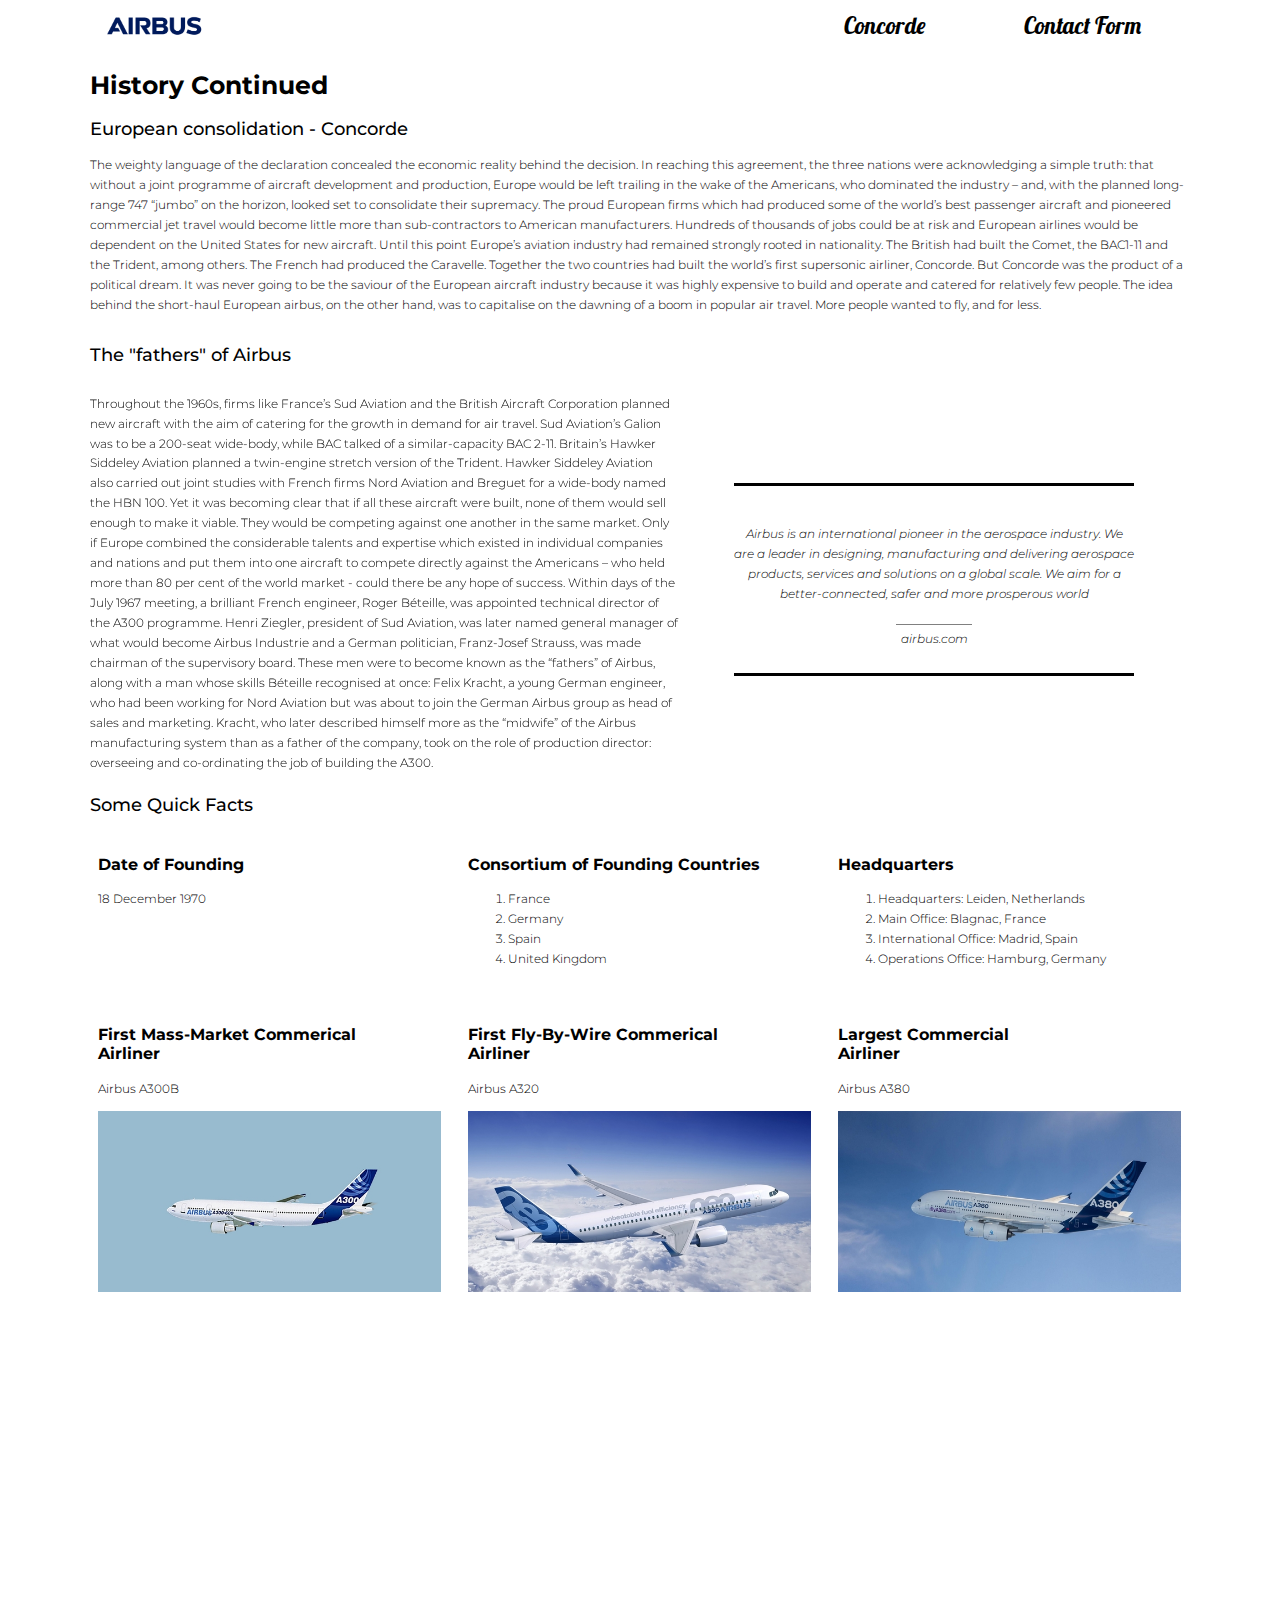
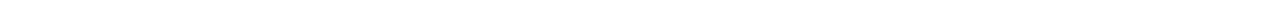
<file: about.html>
<!DOCTYPE html>
<html lang="en">
  <head>
    <meta charset="utf-8" />
    <meta name="viewport" content="width=device-width, initial-scale=1" />
    <meta name="decription" content="About Airbus Company" />
    <meta name="robots:" content="noindex, nofollow" />
    <link rel="stylesheet" href="./css/about.css" />
    <link rel="preconnect" href="https://fonts.googleapis.com" />
    <link rel="preconnect" href="https://fonts.gstatic.com" crossorigin />
    <link
      href="https://fonts.googleapis.com/css2?family=Lobster&family=Montserrat:wght@300;500&display=swap"
      rel="stylesheet"
    />
    <script src="https://ajax.googleapis.com/ajax/libs/jquery/3.5.1/jquery.min.js"></script>
    <title>Airbus - About</title>
  </head>
  <body>
    <header>
      <nav>
        <div class="corporateLogo">
          <!-- Link to Home page -->
          <a
            href="./index.html"
          >
            <img src="./img/corporate-logo.png" alt="Airbus Logo" />
          </a>
        </div>
        <div>
          <!-- Link to Product page -->
          <a href="./product.html">Concorde</a>
          <!-- Link to Contact page -->
          <a href="./contact.html">Contact Form</a>
        </div>
      </nav>
    </header>

    <!-- Main section with two <h2> tags and an <aside> element -->
    <main>
      <section>
        <h1>History Continued</h1>
        <h2>European consolidation - Concorde</h2>
        <p>
          The weighty language of the declaration concealed the economic reality
          behind the decision. In reaching this agreement, the three nations
          were acknowledging a simple truth: that without a joint programme of
          aircraft development and production, Europe would be left trailing in
          the wake of the Americans, who dominated the industry – and, with the
          planned long-range 747 “jumbo” on the horizon, looked set to
          consolidate their supremacy. The proud European firms which had
          produced some of the world’s best passenger aircraft and pioneered
          commercial jet travel would become little more than sub-contractors to
          American manufacturers. Hundreds of thousands of jobs could be at risk
          and European airlines would be dependent on the United States for new
          aircraft. Until this point Europe’s aviation industry had remained
          strongly rooted in nationality. The British had built the Comet, the
          BAC1-11 and the Trident, among others. The French had produced the
          Caravelle. Together the two countries had built the world’s first
          supersonic airliner, Concorde. But Concorde was the product of a
          political dream. It was never going to be the saviour of the European
          aircraft industry because it was highly expensive to build and operate
          and catered for relatively few people. The idea behind the short-haul
          European airbus, on the other hand, was to capitalise on the dawning
          of a boom in popular air travel. More people wanted to fly, and for
          less.
        </p>
      </section>

      <section class="bottomSection">
        <div>
          <h2>The "fathers" of Airbus</h2>
        </div>
        <div>
          <div>
            <div class="flipContainer">
              <div class="flipper">
                <div class="front">
                  <p>
                    Throughout the 1960s, firms like France’s Sud Aviation and
                    the British Aircraft Corporation planned new aircraft with
                    the aim of catering for the growth in demand for air travel.
                    Sud Aviation’s Galion was to be a 200-seat wide-body, while
                    BAC talked of a similar-capacity BAC 2-11. Britain’s Hawker
                    Siddeley Aviation planned a twin-engine stretch version of
                    the Trident. Hawker Siddeley Aviation also carried out joint
                    studies with French firms Nord Aviation and Breguet for a
                    wide-body named the HBN 100. Yet it was becoming clear that
                    if all these aircraft were built, none of them would sell
                    enough to make it viable. They would be competing against
                    one another in the same market. Only if Europe combined the
                    considerable talents and expertise which existed in
                    individual companies and nations and put them into one
                    aircraft to compete directly against the Americans – who
                    held more than 80 per cent of the world market - could there
                    be any hope of success. Within days of the July 1967
                    meeting, a brilliant French engineer, Roger Béteille, was
                    appointed technical director of the A300 programme. Henri
                    Ziegler, president of Sud Aviation, was later named general
                    manager of what would become Airbus Industrie and a German
                    politician, Franz-Josef Strauss, was made chairman of the
                    supervisory board. These men were to become known as the
                    “fathers” of Airbus, along with a man whose skills Béteille
                    recognised at once: Felix Kracht, a young German engineer,
                    who had been working for Nord Aviation but was about to join
                    the German Airbus group as head of sales and marketing.
                    Kracht, who later described himself more as the “midwife” of
                    the Airbus manufacturing system than as a father of the
                    company, took on the role of production director: overseeing
                    and co-ordinating the job of building the A300.
                  </p>
                  <p></p>
                </div>
                <!-- On click, the container will transform (rotate about the Y-axis) to reveal a background image -->
                <div class="back picture">
                  <p>
                    Roger Beteille, considered to be one of the founding fathers
                    of Airbus
                  </p>
                </div>
              </div>
            </div>
          </div>
          <!-- Aside article will contain a company statement from the official website -->
          <aside>
            <p>
              Airbus is an international pioneer in the aerospace industry. We
              are a leader in designing, manufacturing and delivering aerospace
              products, services and solutions on a global scale. We aim for a
              better-connected, safer and more prosperous world
              <!-- Link to the airbus.com about page -->
              <span><a href="https://www.airbus.com/company.html">airbus.com</a></span>
            </p>
          </aside>
        </div>
      </section>
    </main>

    <!-- Footer will contain some quick-fire information -->
    <footer>
      <h2>Some Quick Facts</h2>
      <section>
        <!-- On hover, these cards will change the background color -->
        <div class="cardWrapper card1">
          <h3>Date of Founding</h3>
          <p>18 December 1970</p>
        </div>
        <div class="cardWrapper card2">
          <h3>Consortium of Founding Countries</h3>
          <ol>
            <li>France</li>
            <li>Germany</li>
            <li>Spain</li>
            <li>United Kingdom</li>
          </ol>
        </div>
        <div class="cardWrapper card3">
          <h3>Headquarters</h3>
          <ol>
            <li>Headquarters: Leiden, Netherlands</li>
            <li>Main Office: Blagnac, France</li>
            <li>International Office: Madrid, Spain</li>
            <li>Operations Office: Hamburg, Germany</li>
          </ol>
        </div>
        <!-- On hover, these cards will expand and change the background color -->
        <div class="cardWrapperPlanes card4">
          <h3>First Mass-Market Commerical
Airliner</h3>
          <p>Airbus A300B</p>
          <img src="./img/about-Image2.jpg" alt="Airbus A300B" />
          <ul>
            <li>Length: 53.61 m (175.9 ft)</li>
            <li>Height: 16.72 m (54.9 ft)</li>
            <li>Wing: 44.84 m (147.1ft), 7.7 aspect ratio</li>
            <li>Speed: Mach 0.78 @ FL350 cruise</li>
            <li>Range: 5,375 km / 2,900 nm</li>
          </ul>
        </div>
        <div class="cardWrapperPlanes card5">
          <h3>First Fly-By-Wire Commerical 
Airliner</h3>
          <p>Airbus A320</p>
          <img src="./img/about-Image3.jpg" alt="Airbus A320" />
          <ul>
            <li>Length: 37.57 m (123 ft 3 in)</li>
            <li>Height: 11.76 m (38 ft 7 in)</li>
            <li>Wing: 35.8 m (117ft 5 in), 10.3 aspect ratio</li>
            <li>Speed: Mach 0.78</li>
            <li>Range: 6,112 km / 3,300 nm</li>
          </ul>
        </div>
        <div class="cardWrapperPlanes card6">
          <h3>Largest Commercial 
Airliner</h3>
          <p>Airbus A380</p>
          <img src="./img/about-Image4.jpg" alt="Airbus A380" />
          <ul>
            <li>Length: 72.72 m (238 ft 7 in)</li>
            <li>Height: 24.09 m (79 ft 0 in)</li>
            <li>Wing: 79.75 m (261 ft 8 in)</li>
            <li>Speed: Mach 0.85</li>
            <li>Range: 14,800 km / 9,200 nm</li>
          </ul>
        </div>
      </section>
    </footer>

    <script src="./js/about.js"></script>
  </body>
</html>
</file>
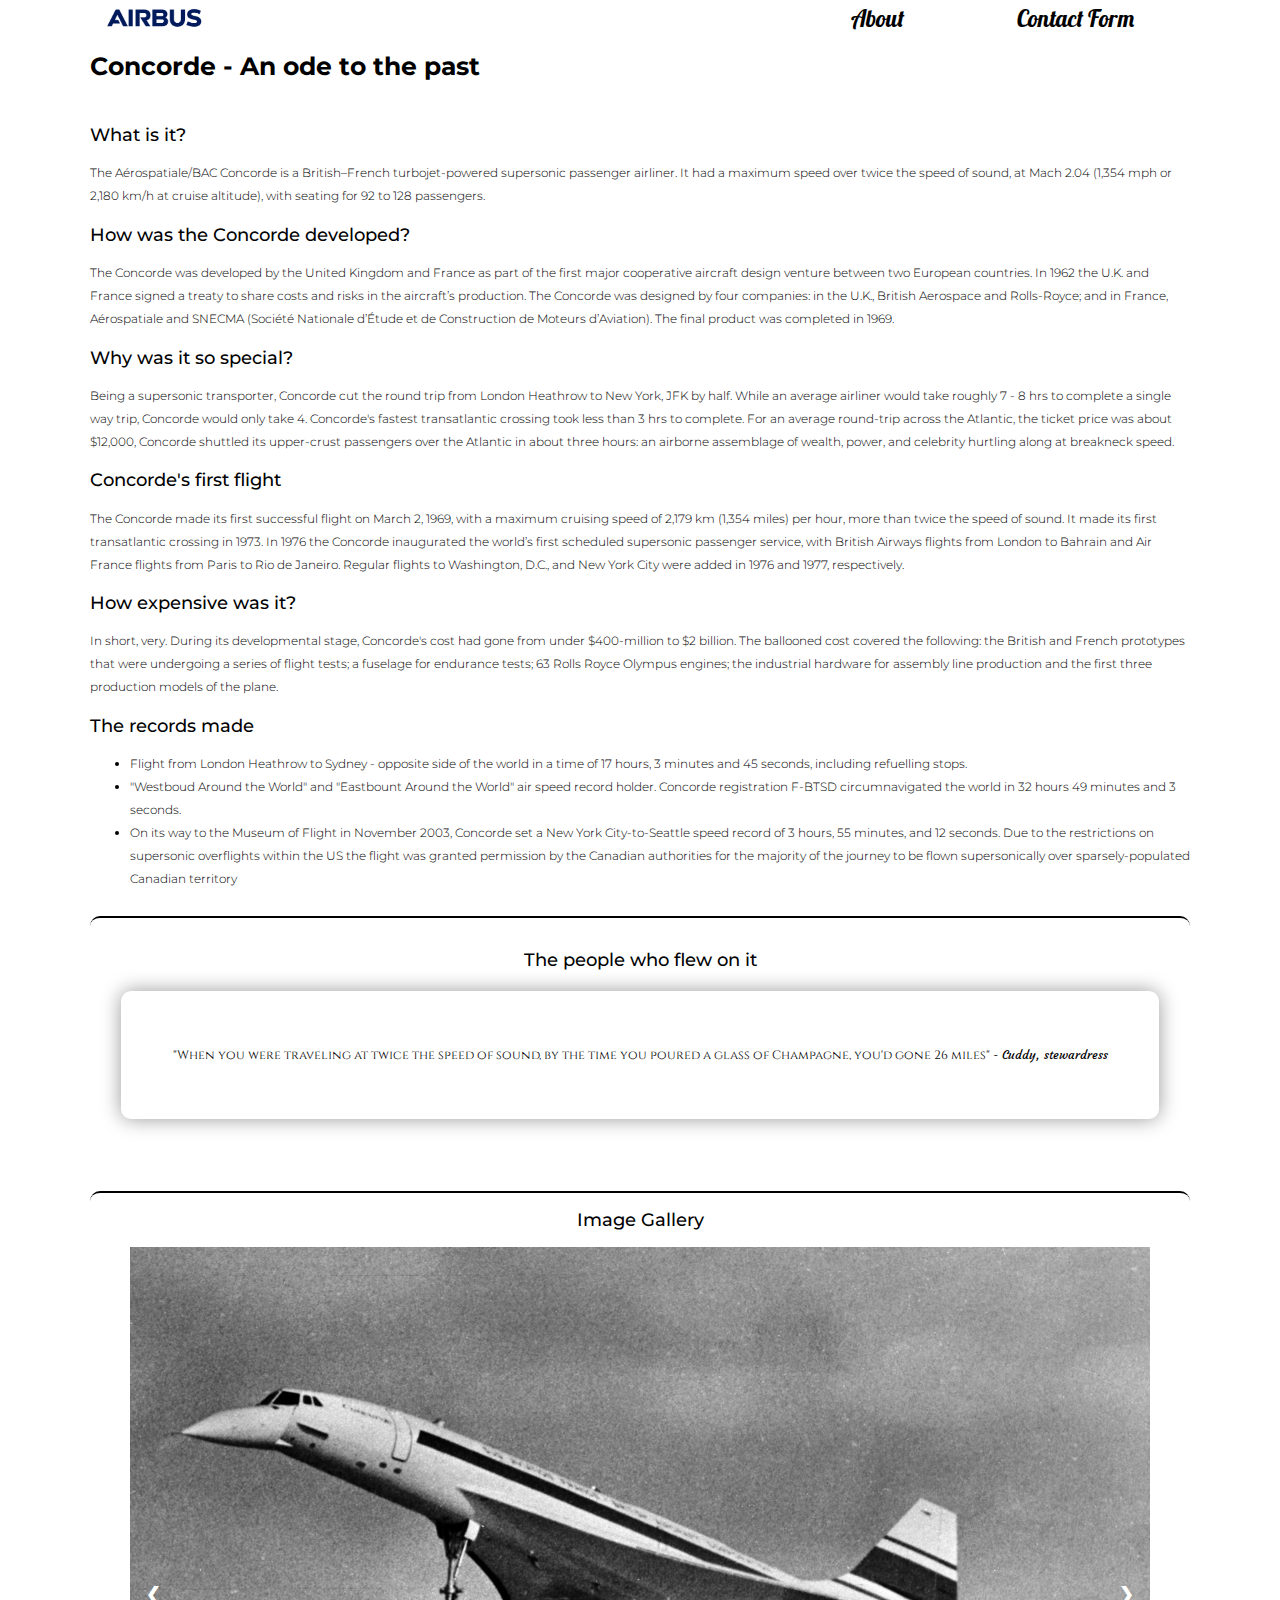
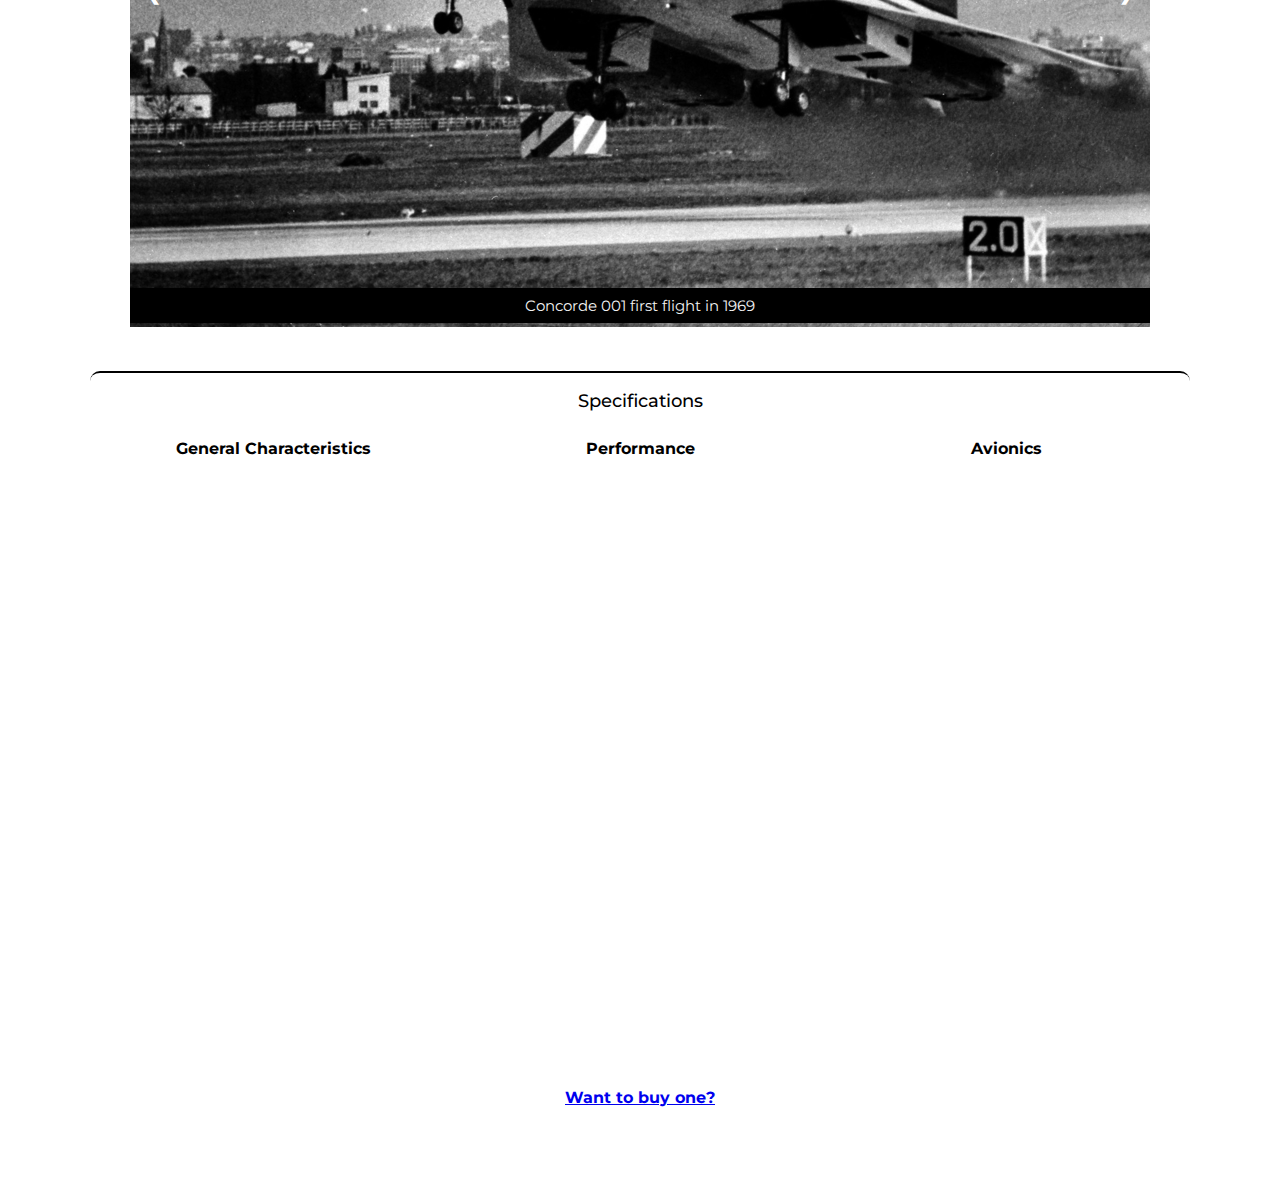
<file: product.html>
<!DOCTYPE html>
<html lang="en">
  <head>
    <meta charset="utf-8" />
    <meta name="viewport" content="width=device-width, initial-scale=1" />
    <meta name="decription" content="About Airbus Company" />
    <meta name="robots:" content="noindex, nofollow" />
    <link rel="stylesheet" href="./css/product.css" />
    <link rel="preconnect" href="https://fonts.googleapis.com" />
    <link rel="preconnect" href="https://fonts.gstatic.com" crossorigin />
    <link
      href="https://fonts.googleapis.com/css2?family=Lobster&family=Montserrat:wght@300;500&family=Cinzel&family=Courgette&display=swap"
      rel="stylesheet"
    />
    <script src="https://ajax.googleapis.com/ajax/libs/jquery/3.5.1/jquery.min.js"></script>

    <title>Airbus - Concorde</title>
  </head>
  <body>
    <header>
      <nav>
        <div class="corporateLogo">
          <!-- Link to Contact page -->
          <a href="./index.html"><img src="./img/corporate-logo.png" alt="Airbus Logo" /></a>
        </div>
        <div>
          <!-- Link to About page -->
          <a href="./about.html">About</a>
          <!-- Link to Contact page -->
          <a href="./contact.html">Contact Form</a>
        </div>
      </nav>
    </header>

    <!-- Main section with several divs, a comment section, an image gallery section and a specificaiton section -->
    <main>
      <div>
        <!-- Link to the Wikipedia entry for Concorde -->
        <h1><span><a href="https://en.wikipedia.org/wiki/Concorde">Concorde</a></span> - An ode
           to the past</h1>
      </div>
      <section>
        <div>
          <div>
            <h2>What is it?</h2>
          </div>
          <div>
            <p>
              The Aérospatiale/BAC Concorde is a British–French turbojet-powered supersonic passenger airliner. It had a maximum speed over twice the speed of sound, at Mach 2.04 (1,354 mph or 2,180 km/h at cruise altitude), with seating for 92 to 128 passengers.
            </p>
          </div>
        </div>
        
        <div>
          <div>
            <h2>How was the Concorde developed?</h2>
          </div>
          <div>
            <p>
              The Concorde was developed by the United Kingdom and France as part of the first major cooperative aircraft design venture between two European countries. In 1962 the U.K. and France signed a treaty to share costs and risks in the aircraft’s production. The Concorde was designed by four companies: in the U.K., British Aerospace and Rolls-Royce; and in France, Aérospatiale and SNECMA (Société Nationale d’Étude et de Construction de Moteurs d’Aviation). The final product was completed in 1969.
            </p>
          </div>
        </div>        

        <div>
          <div>
            <h2>Why was it so special?</h2>
          </div>
          <div>
            <p>
              Being a supersonic transporter, Concorde cut the round trip from London Heathrow to New York, JFK by half. While an average airliner would take roughly 7 - 8 hrs to complete a single way trip, Concorde would only take 4. Concorde's fastest transatlantic crossing took less than 3 hrs to complete.
    
              For an average round-trip across the Atlantic, the ticket price was about $12,000, Concorde shuttled its upper-crust passengers over the Atlantic in about three hours: an airborne assemblage of wealth, power, and celebrity hurtling along at breakneck speed.
            </p>
          </div>
        </div>

        <div>
          <div>
            <h2>Concorde's first flight</h2>
          </div>
          <div>
            <p>
              The Concorde made its first successful flight on March 2, 1969, with a maximum cruising speed of 2,179 km (1,354 miles) per hour, more than twice the speed of sound. It made its first transatlantic crossing in 1973. In 1976 the Concorde inaugurated the world’s first scheduled supersonic passenger service, with British Airways flights from London to Bahrain and Air France flights from Paris to Rio de Janeiro. Regular flights to Washington, D.C., and New York City were added in 1976 and 1977, respectively. 
            </p>
          </div>
        </div>
        
        <div>
          <div>
            <h2>How expensive was it?</h2>
          </div>
          <div>
            <p>
              In short, very. During its developmental stage, Concorde's cost had gone from under $400-million to $2 billion. The ballooned cost covered the following: the British and French prototypes that were undergoing a series of flight tests; a fuselage for endurance tests; 63 Rolls Royce Olympus engines; the industrial hardware for assembly line production and the first three production models of the plane.
            </p>
          </div>
        </div>

        <div>
          <div>
            <h2>The records made</h2>
          </div>
          <div>
            <p>
              <ul>
                <li>
                  Flight from London Heathrow to Sydney - opposite side of the world in a time of 17 hours, 3 minutes and 45 seconds, including refuelling stops.
                </li>
                <li>
                  "Westboud Around the World" and "Eastbount Around the World" air speed record holder. Concorde registration F-BTSD circumnavigated the world in 32 hours 49 minutes and 3 seconds.
                </li>
                <li>
                  On its way to the Museum of Flight in November 2003, Concorde set a New York City-to-Seattle speed record of 3 hours, 55 minutes, and 12 seconds. Due to the restrictions on supersonic overflights within the US the flight was granted permission by the Canadian authorities for the majority of the journey to be flown supersonically over sparsely-populated Canadian territory
                </li>
              </ul>
            </p>
          </div>
        </div>
      </section>

      <!-- https://css-tricks.com/snippets/jquery/simple-auto-playing-slideshow/ -->
      <!-- Comments slideshow section -->
      <section class="comments">
        <div>
          <h2>The people who flew on it</h2>
        </div>
        <div>
          <div id="slideshow">
            <div>
              <p>
                "When you were traveling at twice the speed of sound, by the time you poured a glass of Champagne, you'd gone 26 miles" <span> - Cuddy, stewardress</span>
              </p>
            </div>
            <div>
              <p>
                "Looking up it would be almost black, because at 55,000 to 60,000 feet, you're almost on the edge of space" <span> - Finn, passenger</span>
              </p>
            </div>
            <div>
              <p>
                "It was one of the only times when they couldn’t be contacted by fax or telephone, and they felt completely at ease. People used to join each other for a glass of wine, and then move on to another person" <span> - Cuddy, stewardress</span>
              </p>
            </div>
            <div>
              <p>
                "It was a big family" <span> - Westray, pilot</span>
              </p>
            </div>
          </div>
        </div>       
      </section>

      <!-- Image Gallery section -->
      <!-- A total of 10 images each with its own <figcaption> tag -->
      <section class="imageGallery">
        <div>
          <h2>Image Gallery</h2>
        </div>
        <div class="slideshowContainer">
          <figure class="mySlides fade">
            <img src="./img/product-Image1.jpg" alt="Concorde 001 first flight in 1969">
            <figcaption class="figcaption">Concorde 001 first flight in 1969</figcaption>
          </figure>
          <figure class="mySlides fade">
            <img src="./img/product-Image2.jpg" alt="British Airways Concorde G-BOAC">
            <figcaption class="figcaption">British Airways Concorde G-BOAC</figcaption>
          </figure>
          <figure class="mySlides fade">
            <img src="./img/product-Image3.jpg" alt="Concorde on early visit to Heathrow Airport on 1 July 1972">
            <figcaption class="figcaption">Concorde on early visit to Heathrow Airport on 1 July 1972</figcaption>
          </figure>
          <figure class="mySlides fade">
            <img src="./img/product-Image4.jpg" alt="Concorde landing at Farnborough in September 1974">
            <figcaption class="figcaption">Concorde landing at Farnborough in September 1974</figcaption>
          </figure>
          <figure class="mySlides fade">
            <img src="./img/product-Image5.jpg" alt="British Airways Concorde interior with 4-abreast seating">
            <figcaption class="figcaption">British Airways Concorde interior with 4-abreast seating</figcaption>
          </figure>
          <figure class="mySlides fade">
            <img src="./img/product-Image6.jpg" alt="Concorde's flight deck layout">
            <figcaption class="figcaption">Concorde's flight deck layout</figcaption>
          </figure>
          <figure class="mySlides fade">
            <img src="./img/product-Image7.jpg" alt="The official handover ceremony to British Airways of its first Concorde occurred on 15 January 1976 at Heathrow Airport">
            <figcaption class="figcaption">The official handover ceremony to British Airways of its first Concorde occurred on 15 January 1976 at Heathrow Airport</figcaption>
          </figure>
          <figure class="mySlides fade">
            <img src="./img/product-Image8.jpg" alt="Air France Concorde (F-BTSD) short-lived promotional Pepsi livery, April 1996">
            <figcaption class="figcaption">Air France Concorde (F-BTSD) short-lived promotional Pepsi livery, April 1996</figcaption>
          </figure>
          <figure class="mySlides fade">
            <img src="./img/product-Image9.jpg" alt="Concorde's final flight: G-BOAF from Heathrow to Bristol, on 26 November 2003. The extremely high fineness ratio of the fuselage is evident">
            <figcaption class="figcaption">Concorde's final flight: G-BOAF from Heathrow to Bristol, on 26 November 2003. The extremely high fineness ratio of the fuselage is evident</figcaption>
          </figure>
          <figure class="mySlides fade">
            <img src="./img/product-Image10.jpg" alt="The Queen and The Duke of Edinburgh disembark Concorde in 1991">
            <figcaption class="figcaption">The Queen and The Duke of Edinburgh disembark Concorde in 1991</figcaption>
          </figure>

          <a id="prev" >&#10094;</a>
          <a id="next">&#10095;</a>
        </div>
      </section>

      <!-- Specifications section -->
      <!-- Divided into three columns: General Characteristics, Performances, & Avionics -->
      <section class="specifications">
        <div>
          <h2>Specifications</h2>
        </div>
        <div>
          <div class="cardWrapper">
            <div>
              <h3>General Characteristics</h3>
            </div>
            <ul>
              <li>Crew: 3 (2 pilots and 1 flight engineer)</li>
              <li>Crew: 3 (2 pilots and 1 flight engineer)</li>
              <li>Capacity: 92–120 passengers (128 in high-density layout)</li>
              <li>Length: 202 ft 4 in (61.66 m)</li>
              <li>Wingspan: 84 ft 0 in (25.6 m)</li>
              <li>Height: 40 ft 0 in (12.2 m)</li>
              <li>Wing area: 3,856.2 sq ft (358.25 m2)</li>
              <li>Empty weight: 173,504 lb (78,700 kg)</li>
              <li>Gross weight: 245,000 lb (111,130 kg)</li>
              <li>Max takeoff weight: 408,010 lb (185,070 kg)</li>
              <li>Fuel capacity: 210,940 lb (95,680 kg)</li>
              <li>Fuselage internal length: 129 ft 0 in (39.32 m)</li>
              <li>Fuselage width: maximum of 9 ft 5 in (2.87 m) external, 8 ft 7 in (2.62 m) internal</li>
              <li>Fuselage height: maximum of 10 ft 10 in (3.30 m) external, 6 ft 5 in (1.96 m) internal</li>
              <li>Maximum taxiing weight: 412,000 lb (187,000 kg)</li>
              <li>Powerplant: 4 × Rolls-Royce/Snecma Olympus 593 Mk 610 turbojets with reheat, 31,000 lbf (140 kN) thrust each dry, 38,050 lbf (169.3 kN) with afterburner</li>                           
            </ul>
          </div>
          <div class="cardWrapper">
            <div>
              <h3>Performance</h3>
            </div>
            <div>
              <ul>
                <li>Maximum speed: 1,354 mph (2,179 km/h, 1,177 kn)</li>
                <li>Maximum speed: Mach 2.04 (temperature limited)</li>
                <li>Cruise speed: 1,341 mph (2,158 km/h, 1,165 kn)</li>
                <li>Range: 4,488.0 mi (7,222.8 km, 3,900.0 nmi)</li>
                <li>Service ceiling: 60,000 ft (18,300 m)</li>
                <li>Rate of climb: 3,300–4,900 ft/min (17–25 m/s) at sea level</li>
                <li>Lift-to-drag: Low speed– 3.94; Approach– 4.35; 250 kn, 10,000 ft– 9.27;</li>
                <li>Mach 0.94– 11.47, Mach 2.04– 7.14</li>
                <li>Fuel consumption: 47 lb/mi (13.2 kg/km)</li>
                <li>Thrust/weight: 0.373</li>
                <li>Maximum nose tip temperature: 127 °C (260 °F; 400 K)</li>
                <li>Runway requirement (with maximum load): 3,600 m (11,800 ft)</li> 
              </ul>      
            </div>
          </div> 
          <div class="cardWrapper">
            <div>
              <h3>Avionics</h3>
            </div>
            <div>
              <ul>
                <li>Digital Air Intake Control Units</li>
                <li>Fly by wire flight controls</li>
                <li>Analogue electronic engine controls</li>
                <li>Triple inertial navigation units, one per flight crew</li>
                <li>Dual VHF omnidirectional range instruments</li>
                <li>Dual automatic direction finder instruments</li>
                <li>Dual distance measuring equipment instruments</li>
                <li>Dual instrument landing systems</li>
                <li>Automatic flight control system with dual autopilots, autothrottles, and flight directors: full autoland capability with visibility limits 250 m (820 ft) horizontally, 15 ft (4.6 m) decision height</li>
                <li>Ekco E390/564 weather radar</li>
                <li>Radio altimeters</li>
              </ul>          
            </div>
          </div> 
        </div>     
      </section>
    </main>

    <!-- Footer that simply houses a link to webpage  -->
    <footer>
      <h3><a href="https://www.csmonitor.com/Technology/2015/0921/The-cost-of-nostalgia-for-Concorde-aircraft-fans-Nearly-200-million">Want to buy one?</a></h3>
    </footer>
    <script src="./js/product.js"></script>
  </body>
</html>
</file>
<file: css/about.css>
/* Set the font-size on the html to enable dynamic font-sizing using 'rem' units */
html {
  font-size: 1vw;
}

/* Body is split into 3 sections */
/* The header that houses a link to the Home page, link to the Product page, and a link to the Contact page */
/* The main section that houses further reading from the Home page, and a company statement from the official website */
/* The footer that houses some quick-fire information */
body {
  margin: 0;
  height: 100%;
  display: grid;
  justify-content: center;
  justify-items: center;
  grid-template-rows: 4vw 0.1fr 0.1fr;
  grid-template-columns: auto;
  font-family: "Montserrat", sans-serif;
}

/* Styling for the header */
/* The header houses a link to the Home page, link to the Product page, and a link to the Contact page */
header {
  grid-row: 1 / 2;
  width: 1900px;
  height: 80%;
}

nav {
  display: flex;
  justify-content: space-between;
  height: 100%;
}

header > nav > div:nth-child(1) {
  display: flex;
  align-items: center;
  margin-left: 1rem;
}

header > nav > div:nth-child(2) {
  text-align: center;
  font-family: "Lobster", cursive;
  font-size: 1rem;
  display: flex;
  justify-content: space-around;
  align-items: center;
  width: 24%;
}

/* On hover, the a bottom border will expand from the center to the width of the container */
/* Referance: https://stackoverflow.com/questions/26726436/css-bottom-border-transition-expand-from-middle */
header > nav > div:nth-child(2) > a::after {
  content: "";
  display: block;
  margin: auto;
  height: 0.3rem;
  width: 0px;
  background: transparent;
  transition: width 0.5s ease, background-color 0.5s ease;
}

header > nav > div:nth-child(2) > a:hover::after {
  width: 100%;
  background-color: rgb(20, 20, 20);
}

header > nav > div:nth-child(2) > a,
aside > p > span > a {
  text-decoration: none;
  color: black;
}

.corporateLogo img {
  width: 100px;
  height: 20px;
  transition: all 300ms ease-in;
}

.corporateLogo img:hover {
  width: 120px;
  height: 30px;
}

/* Font sizes and weights */
h1 {
  margin-top: 0;
  font-size: 1.62rem;
}

h2 {
  font-size: 1.2rem;
  font-weight: 500;
}

p, li {
  font-weight: 300;
  font-size: 0.81rem;
  line-height: 1.3rem;
}
/* End of font sizes and weights */

/* Styling for the main */
/* Main houses further reading from the Home page, and a company statement from the official website */
main {
  grid-row: 2 / 3;
  width: 1900px;
  display: flex;
  flex-direction: column;
}

main > section:first-child {
  flex: 0.6 1 0;
}

.bottomSection {
  display: flex;
  flex-direction: column;
  flex: 1 1 0;
}

.bottomSection > div:first-child {
  flex: 0.1 1 0;
}

.bottomSection > div:last-child {
  display: flex;
  flex: 1 1 0;
}

.bottomSection > div:last-child > div {
  flex: 1 1 0;
}

aside {
  flex: 1 1 0;
}

/* Styling for a container that will flip on mouse click to reveal a picture */
/* Referance: https://jefferson-cuartas.medium.com/how-to-create-a-flip-card-effect-using-javascript-767dd945210c */
.flipContainer.hover .flipper {
  transform: rotateY(180deg);
}

.flipContainer, .front, .back {
  width: 33vw;
  height: 31vw;
}

.flipper {
  transition: 0.8s;
  transform-style: preserve-3d;
  position: relative;
}

.front, .back {
  backface-visibility: hidden;
  position: absolute;
  top: 0;
  left: 0;
}

.front {
  z-index: 2;
  transform: rotateY(0deg);
  cursor: pointer;
}

.back {
  transform: rotateY(180deg);
  background-color: #fff;
  cursor: pointer;
}

.picture {
  background: url(../img/about-Image1.jpg) top center no-repeat;
  background-size: contain;
}

.flipContainer p {
  cursor: pointer;
}
/* End of styling for flipping container */

.picture > p {
  position: relative;
  top: 75%;
}

aside {
  display: flex;
  justify-content: center;
  align-items: center;
  padding: 0 1.2rem;
}

aside > p {
  border-top: 0.2rem solid black;
  border-bottom: 0.2rem solid black;
  padding: 1.2rem 0;
  white-space: pre-line;
  text-align: center;
  font-style: italic;
}

aside > p > span {
  display: inline-block;
  padding: 0.3rem;
  border-top: 0.5px solid grey;
  border-bottom: 0.5px solid transparent;
}

/* On hover, this will show a border-bottom to denote a clickable link */
aside > p > span:hover {
  border-bottom: 0.5px solid grey;
}

/* Styling for the footer */
/* Footer houses some quick-fire information */
footer {
  width: 1900px;
  height: 120%;
  grid-row: 3 / 4;
  display: flex;
  flex-direction: column;
}

footer > h2 {
  flex: 0.1 1 0;
  height: auto;
}

footer > section {
  flex: 5 1 0;
  display: grid;
  grid-template-areas:
    "card1 card2 card3"
    "card4 card5 card6";
  gap: 10px;
  grid-template-rows: 0.1fr 1fr;
  grid-template-columns: repeat(3, 1fr);
}

h3 {
  font-size: 1.01rem;
  white-space: pre;
}

.card1 {
  grid-area: card1;
}

.card2 {
  grid-area: card2;
}

.card3 {
  grid-area: card3;
}

.card4 {
  grid-area: card4;
}

.card5 {
  grid-area: card5;
}

.card6 {
  grid-area: card6;
}

.cardWrapper, .cardWrapperPlanes {
  box-sizing: border-box;
  padding: 0.5rem;
  border-radius: 6px;
  transition: all 500ms ease-in-out;
}

.cardWrapperPlanes {
  max-height: 47%;
  overflow: hidden;
}

/* On hover, the card will add a background color */
.cardWrapper:hover {
  background-color: rgba(87, 60, 60, 0.1);
  box-shadow: 0 0 8px #d3d3d3;
}

/* On hover, the card will add a background color, box shadow AND expand to reveal more information*/
.cardWrapperPlanes:hover {
  background-color: rgba(189, 226, 255, 0.5);
  box-shadow: 0 0 8px #d3d3d3;
  max-height: 80%;
}

/* Breakpoints were added to ensure the content would work on most screen sizes including 4k displays and down, and the images did not overflow */

/* First media screen breakpoint */
@media screen and (max-width: 2300px) {
  .flipContainer, .front, .back {
    width: 55vw;
    height: 18vw;
  }

  .picture {
    background: url(../img/about-Image1.jpg) top left no-repeat;
    background-size: 50% 79%;
  }
}

/* Second media screen breakpoint */
@media screen and (max-width: 2000px) {
  html {
    font-size: 1.2vw;
  }

  main, footer, header {
    width: 1500px;
  }

  .flipContainer, .front, .back {
    width: 50vw;
    height: 31vw;
  }

  .picture {
    background: url(../img/about-Image1.jpg) top left no-repeat;
    background-size: 85% 77%;
  }

  .cardWrapperPlanes img {
    width: 500px;
    height: 300px;
  }
}

/* Third media screen breakpoint */
@media screen and (max-width: 1600px) {
  body {
    grid-template-rows: 5.5vw 0.1fr 0.1fr;
  }

  main, footer, header {
    width: 1100px;
  }

  header > nav > div:nth-child(2) {
    font-size: 23px;
    width: 36%;
  }

  .flipContainer, .front, .back {
    width: 46vw;
    height: 31vw;
  }

  .cardWrapperPlanes img {
    width: 343px;
    height: 225px;
  }
}

/* Fourth media screen breakpoint */
@media screen and (max-width: 1200px) {
  body {
    grid-template-rows: 6vh 0.1fr 1fr;
    height: auto;
  }

  main, footer, header {
    width: 600px;
  }

  header > nav > div:nth-child(2) {
    font-size: 18px;
  }

  h1, h2 {
    font-size: 18px;
  }

  h3, p, li {
    font-size: 16px;
    line-height: 28px;
  }

  .bottomSection > div:last-child {
    flex-direction: column;
  }

  .cardWrapperPlanes img {
    width: 188px;
    height: 145px;
  }

  .flipContainer, .front, .back {
    width: 600px;
    height: 737px;
  }

  .picture {
    background: url(../img/about-Image1.jpg) center center no-repeat;
    background-size: contain;
  }

  .picture > p {
    top: 77%;
  }

  footer > section {
    grid-template-areas:
      "card1 card2"
      "card3 card3"
      "card4 card5"
      "card6 card6";
    grid-template-rows: 0.1fr 0.1fr 0.4fr 0.4fr;
    grid-template-columns: repeat(2, 1fr);
    gap: 0;
  }

  footer > h2 {
    margin-top: 40px;
    font-size: 20px;
    text-align: center;
  }

  footer h3 {
    text-align: center;
  }

  .card1 > h3 {
    text-align: left;
  }

  .cardWrapperPlanes {
    max-height: 315px;
  }

  .cardWrapperPlanes:hover {
    max-height: 900px;
  }

  .cardWrapperPlanes img {
    width: 265px;
    height: 160px;
  }

  .card3, .card6, .card4, .card5 {
    display: flex;
    flex-direction: column;
    justify-content: flex-start;
    align-items: center;
  }
}

/* Fifth media screen breakpoint */
@media screen and (max-width: 700px) {
  body {
    grid-template-rows: 12vw 0.1fr 0.1fr;
  }

  main, footer, header {
    width: 400px;
    padding: 2px;
  }

  header > nav > div:nth-child(2) {
    font-size: 2.3rem;
    width: 46%;
  }

  h1 {
    font-size: 3rem;
  }

  h2 {
    font-size: 2.7rem;
  }

  h2, h3 {
    font-size: 2.5rem;
  }

  p, li {
    font-size: 2.1rem;
  }

  h2, h3, p, li {
    line-height: 24px;
  }

  .flipContainer, .front, .back {
    width: 400px;
    height: 150vw;
  }

  .picture > p {
    top: 67%;
  }

  footer > section {
    display: flex;
    flex-direction: column;
    justify-content: flex-start;
    align-items: center;
  }

  .cardWrapperPlanes {
    max-height: 270px;
  }

  .cardWrapperPlanes h3 {
    margin-bottom: 0;
  }
}

/* Sixth(last) media screen breakpoint */
@media screen and (max-width: 500px) {
  body {
    grid-template-rows: 14vw 0.1fr 0.1fr;
  }

  .corporateLogo img {
    width: 80px;
    height: 16px;
  }

  main, footer, header {
    width: 300px;
    padding: 2px;
  }

  header > nav > div:nth-child(2) {
    width: 53%;
  }

  h2, h3, p, li {
    line-height: 17px;
  }

  .flipContainer, .front, .back {
    width: 300px;
    height: 141vw;
  }

  .picture > p {
    top: 70%;
  }

  footer h2 {
    text-align: center;
    font-size: 4rem;
  }

  .cardWrapperPlanes {
    max-height: 230px;
  }
}
</file>
<file: css/product.css>
/* Set the font-size on the html to enable dynamic font-sizing using 'rem' units */
html {
  font-size: 1vw;
}

/* Body is split into 3 sections */
/* The header that houses a link to the Home page, link to the About page, and a link to the Contact page */
/* The main section that houses information about the product (Concorde), an image gallery and specifications */
/* The footer that houses a hyperlink (psuedoeaster-egg for the purchase of the product) */
body {
  margin: 0;
  height: 142vw;
  display: grid;
  justify-content: center;
  justify-items: center;
  grid-template-rows: 4vw 1fr 0.05fr;
  grid-template-columns: auto;
  font-family: "Montserrat", sans-serif;
}

/* Styling for the header */
/* The header houses a link to the Home page, link to the About page, and a link to the Contact page */
header {
  grid-row: 1 / 2;
  width: 1900px;
  height: 80%;
}

nav {
  display: flex;
  justify-content: space-between;
  height: 100%;
}

header > nav > div:nth-child(1) {
  display: flex;
  align-items: center;
  margin-left: 1rem;
}

header > nav > div:nth-child(2) {
  text-align: center;
  font-family: "Lobster", cursive;
  font-size: 1rem;
  display: flex;
  justify-content: space-around;
  align-items: center;
  width: 24%;
}

/* On hover, the a bottom border will expand from the center to the width of the container */
/* Referance: https://stackoverflow.com/questions/26726436/css-bottom-border-transition-expand-from-middle */
header > nav > div:nth-child(2) > a::after {
  content: "";
  display: block;
  margin: auto;
  height: 0.3rem;
  width: 0px;
  background: transparent;
  transition: width 0.5s ease, background-color 0.5s ease;
}

header > nav > div:nth-child(2) > a:hover::after {
  width: 100%;
  background-color: rgb(20, 20, 20);
}

header > nav > div:nth-child(2) > a,
h1 > span > a,
aside > p > span > a {
  text-decoration: none;
  color: black;
}

.corporateLogo img {
  width: 100px;
  height: 20px;
  transition: all 300ms ease-in;
}

.corporateLogo img:hover {
  width: 120px;
  height: 30px;
}

/* Font Sizes and weights*/
h1 {
  margin-top: 0;
  font-size: 1.62rem;
}

h1 > span  {
  border-bottom: 0.5px solid transparent;
}

h1 > span:hover {
  cursor: pointer;
  border-bottom: 0.5px solid black;
}

h2 {
  font-size: 1.2rem;
  font-weight: 500;
}

h3 {
  font-size: 1.01rem;
}

p, li {
  font-weight: 300;
  font-size: 0.81rem;
  line-height: 1.3rem;
}
/* End of font sizes and weights */

/* Styling for the main */
/* Main houses information about the product (Concorde), an image gallery and specifications */
main {
  grid-row: 2 / 3;
  width: 1900px;
  display: flex;
  flex-direction: column;
  row-gap: 10px;
}

/* Styling for the automatic comments slideshow */
/* Referance: https://css-tricks.com/snippets/jquery/simple-auto-playing-slideshow/ */
.comments {
  display: flex;
  flex-direction: column;
  border-top: 2px solid black;
  border-radius: 10px;
  padding: 2rem;
}

.comments h2 {
  text-align: center;
  margin-bottom: 20px;
  margin-top: 0;
}

#slideshow div p {
  font-family: "Cinzel", serif;
  font-size: 1rem;
}

#slideshow span {
  font-family: "Courgette", cursive;
}

#slideshow {
  margin: auto;
  position: relative;
  width: 100%;
  height: 8vw;
  box-shadow: 0 0 20px rgba(0, 0, 0, 0.4);
  border-radius: 10px;
}

#slideshow > div {
  position: absolute;
  top: 10px;
  left: 10px;
  right: 10px;
  bottom: 10px;
  text-align: center;
  display: flex;
  flex-direction: column;
  justify-content: center;
}
/* End of styling for the automatic comments slideshow */

.imageGallery, .specifications {
  margin-top: 2rem;
  border-top: 2px solid black;
  border-radius: 10px;
}

/* Styling for the picture slideshow */
/* Referance: https://www.w3schools.com/howto/howto_js_slideshow.asp */
.slideshowContainer {
  max-width: 1020px;
  position: relative;
  margin: auto;
}

.mySlides {
  display: none;
}

#prev, #next {
  cursor: pointer;
  position: absolute;
  top: 50%;
  width: auto;
  margin-top: -22px;
  padding: 16px;
  color: white;
  font-weight: bold;
  font-size: 18px;
  transition: 0.6s ease;
  border-radius: 0 3px 3px 0;
  user-select: none;
}

/* Position the "next button" to the right */
#next {
  right: 0;
  border-radius: 3px 0 0 3px;
}

/* On hover, add a black background color with a little bit see-through */
#prev:hover,
#next:hover {
  background-color: rgba(0, 0, 0, 0.8);
}

/* Caption text */
.imageGallery .figcaption {
  color: #f2f2f2;
  font-size: 15px;
  padding: 8px 0;
  position: absolute;
  bottom: 8px;
  width: 100%;
  text-align: center;
  background-color: black;
}

.imageGallery figure {
  margin: 0;
}

/* Fading animation */
.fade {
  -webkit-animation-name: fade;
  -webkit-animation-duration: 1.5s;
  animation-name: fade;
  animation-duration: 1.5s;
}

@-webkit-keyframes fade {
  from {
    opacity: 0.4;
  }
  to {
    opacity: 1;
  }
}

@keyframes fade {
  from {
    opacity: 0.4;
  }
  to {
    opacity: 1;
  }
}
/* End of styling for the picture slideshow */

/* Styling for the specifications card */
.specifications {
  display: flex;
  flex-direction: column;
}

.specifications h3,
.specifications h2,
.imageGallery h2 {
  text-align: center;
}

.specifications h3 {
  margin: 0;
  padding: 0.3rem;
}

.specifications > div:last-child {
  display: flex;
}

/* On hover, the card will add a background color AND expand to reveal pertinent information */
.cardWrapper {
  padding: 0.5rem;
  border-radius: 6px;
  transition: all 1000ms ease-in-out;
  max-height: 2vw;
  overflow: hidden;
  flex: 1 1 0;
}

.cardWrapper:hover {
  max-height: 42vw;
  background-color: rgba(87, 60, 60, 0.1);
}
/* End of styling for the specifications card */

/* Styling for the footer */
/* Footer houses a hyperlink (psuedoeaster-egg for the purchase of the product) */
footer {
  text-align: center;
  grid-row: 3 / 4;
}

/* Breakpoints were added to ensure the content would work on most screen sizes including 4k displays and down and images and the container slideshow did not overflow */

/* First media screen breakpoint */
@media screen and (max-width: 2000px) {
  html {
    font-size: 1.2vw;
  }

  body {
    height: 180vw;
  }

  main, footer, header {
    width: 1500px;
  }

  #slideshow {
    height: 10vw;
  }
}

/* Second media screen breakpoint */
@media screen and (max-width: 1600px) {
  body {
    height: 219vw;
  }

  main, footer, header {
    width: 1100px;
  }

  header > nav > div:nth-child(2) {
    font-size: 23px;
    width: 36%;
  }

  #slideshow div p {
    font-size: 0.8rem;
  }

  p, li {
    line-height: 1.5rem;
  }
}

/* Third media screen breakpoint */
@media screen and (max-width: 1200px) {
  body {
    grid-template-rows: 6vh 0.1fr 0.1fr;
    height: auto;
  }

  main, footer, header {
    width: 600px;
  }

  header > nav > div:nth-child(2) {
    font-size: 18px;
  }

  #slideshow div p {
    font-size: 16px;
  }

  h1, h2 {
    font-size: 18px;
  }

  h3, p, li {
    font-size: 16px;
    line-height: 28px;
  }

  #slideshow {
    height: 18vw;
  }

  .slideshowContainer img {
    width: 600px;
    height: 400px;
  }

  .specifications > div:last-child {
    flex-direction: column;
  }

  .cardWrapper {
    flex: 1 1;
    max-height: 3vw;
  }

  .cardWrapper:hover {
    max-height: 92vw;
  }
}

/* Fourth media screen breakpoint */
@media screen and (max-width: 700px) {
  body {
    grid-template-rows: 12vw 0.1fr 0.1fr;
  }

  main, footer, header {
    width: 400px;
    padding: 2px;
  }

  header > nav > div:nth-child(2) {
    font-size: 2.3rem;
    width: 46%;
  }

  h1 {
    font-size: 3rem;
  }

  h2 {
    font-size: 2.7rem;
  }

  h2, h3 {
    font-size: 2.5rem;
  }

  p, li {
    font-size: 2.1rem;
  }

  h2, h3, p, li {
    line-height: 24px;
  }

  #slideshow {
    height: 43vw;
  }

  #slideshow div p {
    font-size: 14px;
  }

  .slideshowContainer img {
    width: 400px;
    height: 267px;
  }

  .imageGallery .figcaption {
    font-size: 10px;
    bottom: 3px;
  }

  .cardWrapper {
    max-height: 5vw;
  }

  .cardWrapper:hover {
    max-height: 900px;
  }
}

/* Fifth(last) media screen breakpoint */
@media screen and (max-width: 500px) {
  body {
    grid-template-rows: 14vw 0.1fr 0.1fr;
  }

  .corporateLogo img {
    width: 80px;
    height: 16px;
  }

  main, footer, header {
    width: 300px;
    padding: 2px;
  }

  header > nav > div:nth-child(2) {
    width: 53%;
  }

  h2, h3, p, li {
    line-height: 17px;
  }

  #slideshow {
    height: 54vw;
  }

  .slideshowContainer img {
    width: 300px;
    height: 200px;
  }

  .imageGallery .figcaption {
    font-size: 10px;
    bottom: 3px;
  }

  .cardWrapper:hover {
    max-height: 900px;
  }
}
</file>
